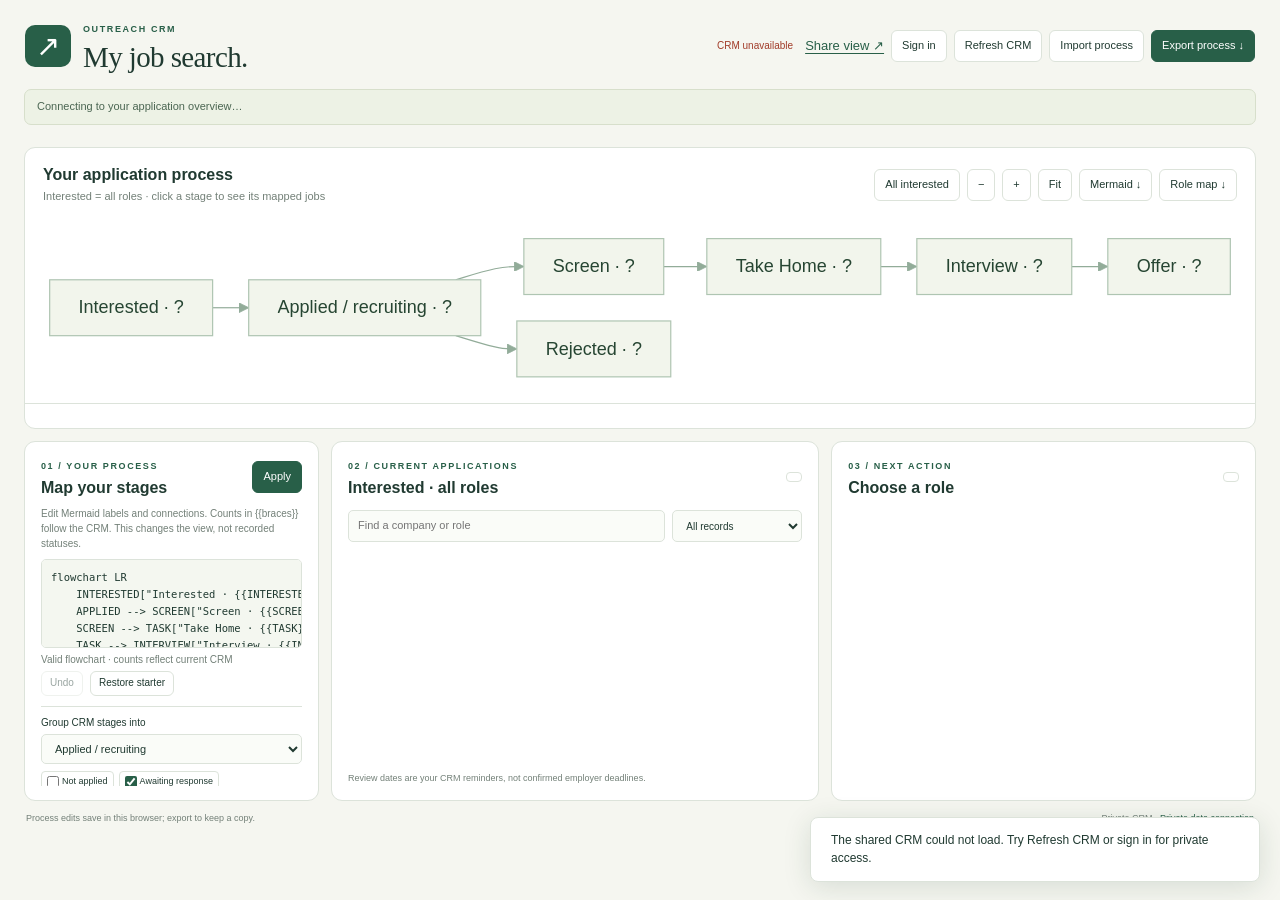
<file: site/index.html>
<!doctype html><html lang="en"><head><meta charset="utf-8"><meta name="referrer" content="no-referrer"><meta name="viewport" content="width=device-width,initial-scale=1"><title>My job search · Application dashboard</title><link rel="stylesheet" href="./styles.css?v=ages-1"><link rel="stylesheet" href="./comments.css?v=1"></head><body>
<header><div class="brand"><span class="mark">↗</span><div><span class="eyebrow">OUTREACH CRM</span><h1>My job search.</h1></div></div><div class="actions"><span id="live-status">Loading CRM</span><a href="./share/">Share view ↗</a><button id="viewing-links" hidden>Private viewing links</button><button id="connection-button">Data connection</button><button id="refresh">Refresh CRM</button><button id="import">Import process</button><button id="export" class="primary">Export process ↓</button><input type="file" id="import-file" accept=".json" hidden></div></header>
<main><div id="connection-banner" class="connection-banner">Connecting to your application overview…</div><section id="stats" aria-label="Application counts"></section>
<section class="map-panel"><div class="heading"><div><h2>Your application process</h2><p>Interested = all roles · click a stage to see its mapped jobs</p></div><div class="actions"><button id="all">All interested</button><button id="zoom-out" aria-label="Zoom out">−</button><button id="zoom-in" aria-label="Zoom in">+</button><button id="fit">Fit</button><button id="mmd">Mermaid ↓</button><button id="role-map">Role map ↓</button></div></div><div id="chart-viewport"><div id="chart"></div></div><div id="stage-chips"></div><p id="count-note"></p></section>
<div class="workspace">
<section class="panel process"><div class="heading"><div><span class="eyebrow">01 / YOUR PROCESS</span><h2>Map your stages</h2></div><button id="apply" class="primary">Apply</button></div><p class="hint">Edit Mermaid labels and connections. Counts in {{braces}} follow the CRM. This changes the view, not recorded statuses.</p><label class="sr-only" for="source">Mermaid process</label><textarea id="source" spellcheck="false"></textarea><p id="code-status" class="hint" role="status"></p><div class="actions"><button id="undo" disabled>Undo</button><button id="reset">Restore starter</button></div><div class="bindings"><label for="binding-stage">Group CRM stages into</label><select id="binding-stage"></select><div id="binding-list"></div><p class="hint">Interested and parent totals include their later stages. Each current stage maps to one group. Roles without a group stay visible under Unmapped.</p></div></section>
<section class="panel role-panel"><div class="heading"><div><span class="eyebrow">02 / CURRENT APPLICATIONS</span><h2 id="roles-title">Interested · all roles</h2></div><span id="role-count" class="pill"></span></div><div class="filters"><input id="search" type="search" placeholder="Find a company or role" aria-label="Search roles"><select id="focus" aria-label="Filter roles"><option value="all">All records</option><option value="open">Open only</option><option value="auto_archived">Auto-archived</option><option value="due">Review due</option><option value="champion">Has champion</option><option value="executive_sponsor">Has executive sponsor</option></select></div><div id="role-list"></div><p class="hint list-foot">Review dates are your CRM reminders, not confirmed employer deadlines.</p></section>
<section class="panel detail"><div class="heading"><div><span class="eyebrow">03 / NEXT ACTION</span><h2 id="company-name">Choose a role</h2></div><span id="job-id" class="pill"></span></div><div class="detail-body"><section id="role-comments" hidden aria-label="Private role discussion"></section><div id="job-details"></div></div></section>
</div><footer><span id="process-save">Process edits save in this browser; export to keep a copy.</span><span>Private CRM · <a href="#" id="privacy-link">Private data connection</a></span></footer></main>
<dialog id="confirm"><h2 id="confirm-title"></h2><p id="confirm-text"></p><div class="actions"><button id="cancel">Cancel</button><button id="confirm-ok" class="primary">Continue</button></div></dialog><div id="notice" role="status" hidden></div>
<dialog id="connection-dialog"><h2>Connect your private CRM</h2><p>Companies, roles, stages, and totals load automatically. Sign in to access private notes and company relationships, or open a local snapshot.</p><div id="auth-state" role="status"></div><details id="backend-settings"><summary>Connection settings</summary><label>Supabase project URL<input id="project-url" type="url" placeholder="https://your-project.supabase.co"></label><label>Public publishable / anon key<input id="public-key" type="text" placeholder="Public browser key only"></label></details><label>Your sign-in email<input id="auth-email" type="email" autocomplete="email"></label><div class="actions"><button id="email-login" class="primary">Email me a sign-in link</button><button id="sign-out">Sign out</button></div><hr><h3>Or open a local snapshot</h3><p>This file stays in this browser and is never uploaded by the file viewer. Changes made in file mode stay in the browser snapshot.</p><input type="file" id="snapshot-file" accept=".json"><div class="actions"><button id="snapshot-export">Export snapshot</button><button id="snapshot-clear">Clear local snapshot</button><button id="connection-close">Done</button></div></dialog>
<script src="./supabase.js"></script><script src="./config.js"></script><script src="./connection.js?v=comments-1"></script><script src="./comments.js?v=1"></script><script src="./mermaid.min.js"></script><script src="./process-config.js?v=interview-sequence-1"></script><script src="./app.js?v=archive-1"></script></body></html>
</file>
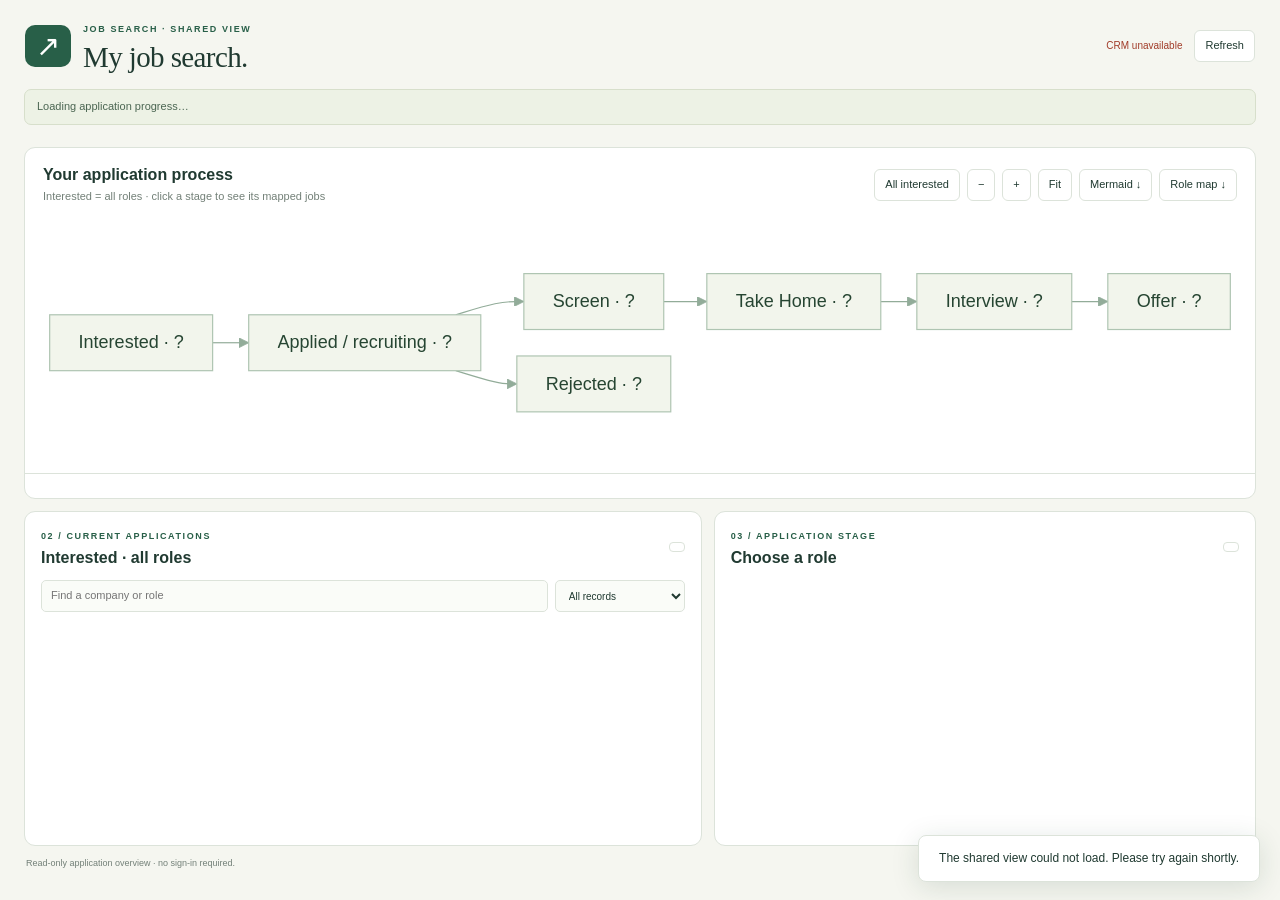
<file: site/share/index.html>
<!doctype html><html lang="en"><head><meta charset="utf-8"><meta name="referrer" content="no-referrer"><meta name="viewport" content="width=device-width,initial-scale=1"><title>Job search · Shared dashboard</title><meta name="robots" content="noindex,nofollow"><script src="../viewer-route.js?v=1"></script><link rel="stylesheet" href="../styles.css?v=ages-1"><link rel="stylesheet" href="../shared.css"><link rel="stylesheet" href="../comments.css?v=1"></head><body class="audience">
<header><div class="brand"><span class="mark">↗</span><div><span class="eyebrow">JOB SEARCH · SHARED VIEW</span><h1>My job search.</h1></div></div><div class="actions"><span id="live-status">Loading shared view</span><button id="connection-button">Data connection</button><button id="refresh">Refresh</button><button id="import">Import process</button><button id="export" class="primary">Export process ↓</button><input type="file" id="import-file" accept=".json" hidden></div></header>
<main><div id="connection-banner" class="connection-banner">Loading application progress…</div><section id="stats" aria-label="Application counts"></section>
<section class="map-panel"><div class="heading"><div><h2>Your application process</h2><p>Interested = all roles · click a stage to see its mapped jobs</p></div><div class="actions"><button id="all">All interested</button><button id="zoom-out" aria-label="Zoom out">−</button><button id="zoom-in" aria-label="Zoom in">+</button><button id="fit">Fit</button><button id="mmd">Mermaid ↓</button><button id="role-map">Role map ↓</button></div></div><div id="chart-viewport"><div id="chart"></div></div><div id="stage-chips"></div><p id="count-note"></p></section>
<div class="workspace">
<section class="panel process"><div class="heading"><div><span class="eyebrow">01 / YOUR PROCESS</span><h2>Map your stages</h2></div><button id="apply" class="primary">Apply</button></div><p class="hint">Edit Mermaid labels and connections. Counts in {{braces}} follow the CRM. This changes the view, not recorded statuses.</p><label class="sr-only" for="source">Mermaid process</label><textarea id="source" spellcheck="false"></textarea><p id="code-status" class="hint" role="status"></p><div class="actions"><button id="undo" disabled>Undo</button><button id="reset">Restore starter</button></div><div class="bindings"><label for="binding-stage">Group CRM stages into</label><select id="binding-stage"></select><div id="binding-list"></div><p class="hint">Interested and parent totals include their later stages. Each current stage maps to one group. Roles without a group stay visible under Unmapped.</p></div></section>
<section class="panel role-panel"><div class="heading"><div><span class="eyebrow">02 / CURRENT APPLICATIONS</span><h2 id="roles-title">Interested · all roles</h2></div><span id="role-count" class="pill"></span></div><div class="filters"><input id="search" type="search" placeholder="Find a company or role" aria-label="Search roles"><select id="focus" aria-label="Filter roles"><option value="all">All records</option><option value="open">Open only</option><option value="auto_archived">Auto-archived</option><option value="due">Review due</option><option value="champion">Has champion</option><option value="executive_sponsor">Has executive sponsor</option></select></div><div id="role-list"></div><p class="hint list-foot">Review dates are your CRM reminders, not confirmed employer deadlines.</p></section>
<section class="panel detail"><div class="heading"><div><span class="eyebrow">03 / APPLICATION STAGE</span><h2 id="company-name">Choose a role</h2></div><span id="job-id" class="pill"></span></div><div class="detail-body"><section id="role-comments" hidden aria-label="Private role discussion"></section><div id="job-details"></div></div></section>
</div><footer><span id="process-save">Read-only application overview · no sign-in required.</span><span><a href="../" id="privacy-link">Owner sign-in</a></span></footer></main>
<dialog id="confirm"><h2 id="confirm-title"></h2><p id="confirm-text"></p><div class="actions"><button id="cancel">Cancel</button><button id="confirm-ok" class="primary">Continue</button></div></dialog><div id="notice" role="status" hidden></div>
<script src="../supabase.js"></script><script src="../config.js"></script><script src="../shared-connection.js?v=comments-1"></script><script src="../comments.js?v=1"></script><script src="../mermaid.min.js"></script><script src="../process-config.js?v=interview-sequence-1"></script><script src="../app.js?v=archive-1"></script></body></html>
</file>
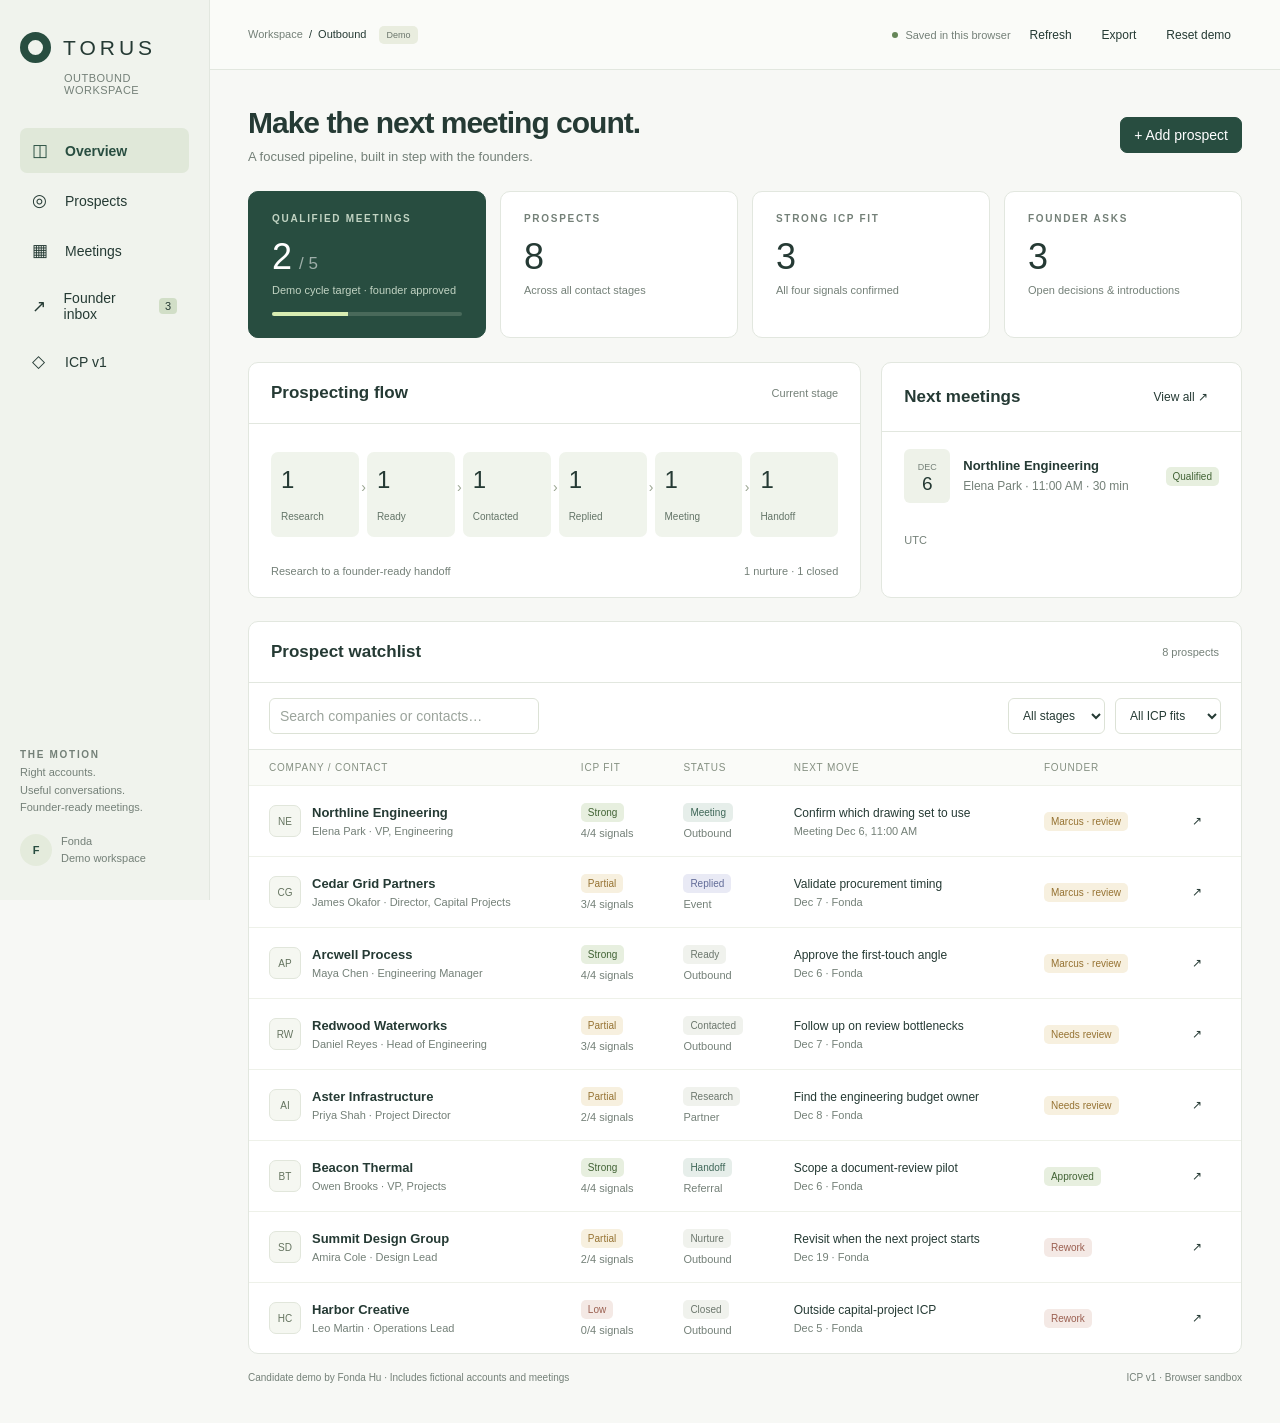
<file: site/torus/index.html>
<!doctype html><html lang="en"><head><meta charset="utf-8"><meta name="viewport" content="width=device-width,initial-scale=1"><meta name="referrer" content="no-referrer"><meta name="description" content="An outbound prospecting workspace: account fit, founder alignment, and qualified meetings."><title>Torus / Outbound</title><link rel="icon" href="data:image/svg+xml,%3Csvg xmlns='http://www.w3.org/2000/svg' viewBox='0 0 40 40'%3E%3Crect width='40' height='40' rx='10' fill='%231e3932'/%3E%3Ccircle cx='20' cy='20' r='10' stroke='%23d5f0ad' stroke-width='5' fill='none'/%3E%3C/svg%3E"><link rel="stylesheet" href="style.css"><script src="../config.js"></script><script type="module" src="app.mjs"></script></head><body><div id="app"><div class="loading">Opening outbound workspace…</div></div><div id="toast" role="status" aria-live="polite"></div><dialog id="dialog"></dialog></body></html>
</file>
<file: site/styles.css>
:root{--ink:#203a31;--muted:#738078;--line:#dce3da;--green:#285f48;--soft:#eaf0e6;--paper:#f5f6f0}*{box-sizing:border-box}body{margin:0;color:var(--ink);background:var(--paper);font:13px/1.45 -apple-system,BlinkMacSystemFont,"Segoe UI",sans-serif}header{display:flex;justify-content:space-between;align-items:center;gap:16px;padding:19px 25px 15px}.brand{display:flex;align-items:center;gap:12px}.mark{background:var(--green);color:white;padding:0 11px;font-size:29px;border-radius:10px}.eyebrow{font-size:9px;letter-spacing:1.6px;font-weight:700;color:var(--green)}h1{font:500 29px/1.1 Georgia,serif;letter-spacing:-.6px;margin:4px 0 0}h2{font-size:16px;line-height:1.25;margin:4px 0 0}a{color:var(--green);text-underline-offset:3px}button,input,select,textarea{font:inherit;color:inherit}button{border:1px solid var(--line);background:white;border-radius:6px;padding:7px 10px;cursor:pointer;font-size:11px;white-space:nowrap}button:hover{background:var(--soft);border-color:#8bab96}button:disabled{opacity:.45;cursor:default}.primary{background:var(--green);border-color:var(--green);color:white}.primary:hover{background:#1e4836;color:white}.actions{display:flex;align-items:center;gap:7px}.actions span{font-size:10px;color:var(--muted);margin-right:5px}main{padding:0 24px;max-width:2000px;margin:auto}#stats{display:grid;grid-template-columns:repeat(6,1fr);gap:10px;margin-bottom:12px}.stat{border:1px solid var(--line);border-radius:9px;background:white;padding:10px 15px;text-align:left;display:flex;align-items:center;justify-content:space-between}.stat strong{font:500 28px/1 Georgia,serif}.stat span{font-size:11px;color:var(--muted)}.map-panel,.panel{background:white;border:1px solid var(--line);border-radius:11px;overflow:hidden}.heading{display:flex;justify-content:space-between;align-items:center;gap:12px;flex-shrink:0}.map-panel>.heading{padding:13px 18px 4px}.heading p{font-size:11px;color:var(--muted);margin:4px 0}#chart-viewport{height:190px;overflow:auto;padding:10px 15px;display:flex;align-items:flex-start}#chart{margin:auto;flex-shrink:0}#chart svg{display:block;max-width:none!important}#chart .node{cursor:pointer}#chart .node.selected rect,#chart .node.selected polygon{stroke:#285f48!important;stroke-width:3px!important;fill:#e3eedd!important}#chart .node:focus{outline:none}#chart .node:focus rect{stroke:#bd7d39!important;stroke-width:3px!important}#stage-chips{display:flex;gap:5px;overflow:auto;padding:8px 14px;border-top:1px solid var(--line)}.chip{font-size:10px;padding:4px 8px}.chip.active{background:var(--green);border-color:var(--green);color:white}.workspace{display:grid;grid-template-columns:295px minmax(350px,1fr) minmax(310px,.87fr);gap:12px;margin-top:12px}.panel{padding:14px 16px;height:calc(100dvh - 504px);min-height:360px;display:flex;flex-direction:column;min-width:0}.hint{font-size:10px;color:var(--muted);margin:8px 0;line-height:1.5}textarea,input[type=search],input:not([type]),select{width:100%;background:#fafcf8;border:1px solid var(--line);border-radius:5px;padding:7px 9px;outline:none}input:focus,select:focus,textarea:focus{border-color:#719580;box-shadow:0 0 0 2px #eff5e9}#source{font:10.5px/1.6 ui-monospace,SFMono-Regular,Consolas,monospace;white-space:pre;resize:none;height:150px;min-height:75px;flex:1;background:#f4f7f0;padding:9px}.process>.actions button{font-size:10px;padding:4px 8px}#code-status{max-height:34px;overflow:auto;margin:4px 0}.bindings{border-top:1px solid var(--line);padding-top:9px;margin-top:10px;max-height:170px;overflow:auto;flex:1;min-height:80px}.bindings>label{font-size:10px;display:block;margin-bottom:4px}.bindings select{font-size:11px}.bindings .hint{margin-bottom:0}#binding-list{display:flex;flex-wrap:wrap;gap:5px;margin-top:7px}#binding-list label{display:flex;gap:3px;align-items:center;font-size:9px;border:1px solid var(--line);padding:3px 5px;border-radius:4px;cursor:pointer}input[type=checkbox]{accent-color:var(--green)}#binding-list input{margin:0;width:12px;height:12px}.pill{font-size:10px;border:1px solid var(--line);border-radius:4px;padding:4px 7px;color:var(--muted);white-space:nowrap}.filters{display:flex;gap:7px;margin:12px 0 7px}.filters input{font-size:11px;min-width:0;flex:1}.filters select{width:130px;font-size:10px}#role-list{overflow:auto;flex:1;min-height:0;padding-right:3px}.role{display:block;width:100%;text-align:left;white-space:normal;padding:11px 12px;margin:0 0 7px;border:1px solid var(--line);background:#fff}.role.selected{border-color:#7caa89;background:#f1f6ec}.role-top{display:flex;align-items:flex-start;justify-content:space-between;gap:6px}.role-top b{font-size:12px}.status{font-size:9px;color:var(--green);padding:2px 6px;border-radius:12px;background:#edf2e8;white-space:nowrap}.status.closed{background:#f3ece8;color:#966a53}.role-title{font-size:11px;margin:4px 0;color:#4e6154}.next{font-size:10px;color:var(--muted);display:-webkit-box;-webkit-line-clamp:2;-webkit-box-orient:vertical;overflow:hidden}.role-bottom{display:flex;justify-content:space-between;gap:7px;margin-top:6px;font-size:9px;color:var(--muted)}.due{color:#a56b30}.list-foot{margin-bottom:0;font-size:9px}#job-details{overflow:auto;flex:1;padding-right:3px;min-height:0}#job-details h3{font-size:14px;line-height:1.4;margin:9px 0}#job-details h4{font-size:10px;letter-spacing:.6px;text-transform:uppercase;margin:15px 0 6px;color:var(--muted)}#job-details p{font-size:11px;margin:6px 0}#job-details a{font-size:10px}.action-box{background:#edf3e7;border:1px solid #d9e5d1;border-radius:7px;padding:11px;margin:12px 0}.action-box strong{font-size:10px}.action-box small{display:block;font-size:10px;color:#68765f;margin-top:6px}.tags{display:flex;gap:12px;flex-wrap:wrap}.tags label{font-size:11px;display:flex;gap:5px;align-items:center}.timeline{padding-left:12px;border-left:2px solid #e1e8dc;margin-top:8px}.event{margin:0 0 14px}.event small{font-size:9px;color:var(--muted)}.event p{font-size:10px!important;line-height:1.5;white-space:pre-wrap;overflow-wrap:anywhere}.contacts{font-size:10px;color:#5c7161}.empty{padding:24px 10px;color:var(--muted);font-size:12px}footer{display:flex;justify-content:space-between;gap:12px;padding:11px 2px;font-size:9px;color:var(--muted)}.error{color:#a13c29!important}dialog{border:1px solid var(--line);border-radius:10px;padding:24px;width:min(430px,calc(100% - 25px));color:var(--ink)}dialog p{font-size:12px}dialog::backdrop{background:#203b3055}dialog .actions{justify-content:flex-end;margin-top:20px}#notice{position:fixed;right:20px;bottom:18px;max-width:450px;padding:14px 20px;background:white;box-shadow:0 5px 28px #193b2922;border:1px solid var(--line);border-radius:8px;z-index:10;font-size:12px}.sr-only{position:absolute;width:1px;height:1px;overflow:hidden;clip:rect(0,0,0,0)}[hidden]{display:none!important}@media(min-width:1101px) and (max-height:850px){#chart-viewport{height:145px}.panel{height:calc(100dvh - 459px);min-height:300px}}@media(max-width:1100px){header{flex-wrap:wrap}.workspace{grid-template-columns:280px 1fr}.detail{grid-column:1/-1;height:400px}.panel{height:450px}.heading{flex-wrap:wrap}.map-panel .heading{align-items:center}#stats{gap:6px}.stat{padding:9px}.stat strong{font-size:23px}}@media(max-width:650px){header{padding:16px 14px}header>.actions{flex-wrap:wrap}#live-status{width:100%}main{padding:0 12px}#stats{grid-template-columns:repeat(3,1fr)}.workspace{grid-template-columns:1fr}.detail{grid-column:auto}.panel{height:430px}.process{height:470px}.map-panel .actions{flex-wrap:wrap}#chart-viewport{height:185px}footer{flex-wrap:wrap}.filters select{width:115px}}

#count-note{font-size:9px;color:var(--muted);padding:0 15px 8px;margin:0}.panel{height:calc(100dvh - 528px)}@media(min-width:1101px) and (max-height:850px){.panel{height:calc(100dvh - 483px);min-height:280px}}@media(max-width:1100px){.panel{height:450px}.detail{height:400px}}@media(max-width:650px){.panel{height:430px}.process{height:470px}}
@media(min-width:1101px) and (min-height:930px){#chart-viewport{height:250px}.panel{height:calc(100dvh - 588px);min-height:330px}}

.connection-banner{font-size:11px;padding:9px 12px;margin-bottom:10px;border:1px solid #d7dfcb;border-radius:7px;background:#edf2e5;color:#4b6652}.connection-banner:empty{display:none}#connection-dialog{width:min(560px,calc(100% - 25px));max-height:90vh;overflow:auto}#connection-dialog label{display:block;margin:12px 0;font-size:11px}#connection-dialog input{display:block;margin-top:4px;width:100%;padding:8px;border:1px solid var(--line);border-radius:5px}#connection-dialog p{font-size:11px;color:var(--muted)}#connection-dialog .actions{flex-wrap:wrap}#auth-state{font-size:11px;margin:12px 0;color:var(--green)}.actions #live-status{max-width:160px}hr{border:0;border-top:1px solid var(--line);margin:20px 0}.panel{height:calc(100dvh - 570px)}@media(min-width:1101px) and (min-height:930px){.panel{height:calc(100dvh - 630px);min-height:300px}}@media(max-width:1100px){.panel{height:450px}}

.shared-data .list-foot,.shared-data #focus option[value="due"],
.shared-data #focus option[value="champion"],.shared-data #focus option[value="executive_sponsor"]{display:none}
.shared-data.totals-only .workspace,.shared-data.totals-only #role-map{display:none}

.application-age{margin-top:7px;font-size:12px;color:#526a5a}.stage-age{margin-top:8px;font-size:13px;font-weight:600;color:#264532}
</file>
<file: site/comments.css>
#role-comments{border:1px solid #c7d4d0;border-radius:12px;background:#f3f7f5;padding:14px;margin:0 0 18px}#role-comments h3{margin:0 0 6px}#role-comments label{display:block;font-size:12px;margin:10px 0 5px}#role-comments select,#role-comments textarea{width:100%;box-sizing:border-box}#role-comments textarea{min-height:90px;resize:vertical;background:#fff;border:1px solid #b6c8c0;border-radius:7px;padding:9px;font:inherit}#role-comments .comment-thread{max-height:270px;overflow:auto;overscroll-behavior:contain}#role-comments .comment{background:white;border:1px solid #dce4df;border-radius:8px;margin:10px 0;padding:10px}#role-comments .comment p{white-space:pre-wrap;overflow-wrap:anywhere;margin:7px 0;font-size:13px}#role-comments .comment small{font-size:11px;color:#55655e}#role-comments .comment button{font-size:11px;padding:4px 8px;margin-top:3px}.comment-feedback{font-size:12px;min-height:16px;margin:6px 0}.comment-feedback.error{color:#9b302a}#viewing-links-dialog{width:min(580px,90vw);max-height:85dvh;overflow:auto}#viewing-links-dialog label{display:block;margin:12px 0 6px}#viewing-links-dialog input{width:100%;box-sizing:border-box;padding:9px}#viewing-links-dialog .reviewer-row{padding:12px 0;border-top:1px solid #ddd}#viewing-links-dialog .reviewer-row .actions{margin-top:8px;flex-wrap:wrap}#viewing-links-dialog .link-result{background:#eff5f1;padding:12px;border-radius:8px;margin:12px 0;overflow-wrap:anywhere}#viewing-links-dialog .link-result input{font-size:12px}#role-comments[hidden],#viewing-links[hidden]{display:none}

.detail-body{overflow:auto;flex:1;min-height:0;padding-top:12px}.detail-body #job-details{overflow:visible;flex:none}.detail-body #role-comments{flex-shrink:0}
</file>
<file: site/shared.css>
.audience .process,.audience #import,.audience #export,.audience #connection-button,
.audience .list-foot,.audience #focus option[value="due"],
.audience #focus option[value="champion"],.audience #focus option[value="executive_sponsor"]{display:none}
.audience .workspace{grid-template-columns:minmax(350px,1fr) minmax(310px,.8fr)}
.audience #stats{grid-template-columns:repeat(6,minmax(0,1fr))}
.audience .stat{min-width:0;white-space:normal;gap:5px}
.audience #chart-viewport{height:260px}
.audience .panel{height:calc(100dvh - 565px);min-height:310px}
.audience.totals-only .workspace,.audience.totals-only #role-map{display:none}
.audience.totals-only #chart-viewport{height:380px}
@media(max-width:750px){.audience .workspace{grid-template-columns:1fr}.audience .detail{grid-column:auto}.audience .panel{height:400px}.audience header>.actions{flex-wrap:wrap}}
@media(max-width:650px){.audience #stats{grid-template-columns:repeat(3,minmax(0,1fr))}.audience .map-panel>.heading{min-width:0}.audience .map-panel .actions{flex-wrap:wrap}}
</file>
<file: site/torus/style.css>
:root{font-family:Inter,-apple-system,BlinkMacSystemFont,"Segoe UI",sans-serif;color:#253a34;background:#f7f8f5;font-size:14px;font-synthesis:none;--green:#284d40;--muted:#748078;--line:#e2e7df;--lime:#d8edb2}*{box-sizing:border-box}body{margin:0}button,input,select,textarea{font:inherit}button,a,input,select,textarea{outline-offset:4px}button{cursor:pointer}button{border:1px solid var(--line);background:#fff;color:inherit;border-radius:7px;padding:9px 13px}button:hover{background:#f0f4eb}button:disabled{cursor:wait;opacity:.55}.primary{background:var(--green);color:white;border-color:var(--green)}.primary:hover{background:#183e31}.quiet{background:transparent;border-color:transparent}.small{font-size:12px;padding:6px 10px}a{color:var(--green)}h1,h2,h3,p{margin:0}h1{font-size:30px;font-weight:550;letter-spacing:-1px}h2{font-size:17px;font-weight:600}h3{font-size:14px;font-weight:600}.muted{color:var(--muted)}.eyebrow{font-size:10px;text-transform:uppercase;letter-spacing:1.7px;font-weight:650;color:var(--muted)}.shell{display:grid;grid-template-columns:210px minmax(0,1fr);min-height:100vh}.sidebar{border-right:1px solid var(--line);padding:32px 20px;display:flex;flex-direction:column;gap:32px;background:#f0f3ed;position:sticky;top:0;height:100vh}.brand{display:flex;gap:12px;align-items:center;font-size:21px;letter-spacing:4px}.mark{width:31px;height:31px;border:8px solid var(--green);border-radius:50%;display:inline-block}.sidebar .sub{font-size:11px;margin:9px 0 0 44px;color:var(--muted);letter-spacing:.5px}.nav{display:grid;gap:5px}.nav button{display:flex;align-items:center;gap:12px;text-align:left;border:0;background:transparent;padding:12px}.nav button.active{background:#e0e8d9;color:#284d40;font-weight:600}.nav .icon{font-size:17px;width:21px}.nav .count{margin-left:auto;border-radius:4px;font-size:11px;padding:2px 6px;background:#d1dec7}.side-footer{margin-top:auto;display:grid;gap:16px;font-size:11px;color:var(--muted);line-height:1.6}.avatar{border-radius:50%;width:32px;height:32px;display:inline-grid;place-items:center;background:#e4ebdc;font-size:11px;font-weight:650;color:var(--green);flex-shrink:0}.identity{display:flex;align-items:center;gap:9px}.workspace{min-width:0}.topbar{height:70px;border-bottom:1px solid var(--line);display:flex;align-items:center;justify-content:space-between;padding:0 38px;gap:16px;background:#fafbf8}.topbar small{font-size:11px}.connection{display:flex;align-items:center;gap:7px;font-size:11px;color:var(--muted)}.dot{width:6px;height:6px;background:#658658;border-radius:50%}.content{max-width:1500px;margin:auto;padding:36px 38px 40px}.pagehead{display:flex;justify-content:space-between;align-items:center;gap:20px;margin-bottom:27px}.pagehead p{margin-top:9px;font-size:13px;color:var(--muted)}.actions{display:flex;gap:8px;align-items:center;flex-wrap:wrap}.stats{display:grid;grid-template-columns:repeat(4,minmax(0,1fr));gap:14px;margin-bottom:24px}.stat{border:1px solid var(--line);background:white;padding:21px 23px;border-radius:10px}.stat.hero{background:var(--green);color:white;border-color:var(--green)}.stat .metric{font-size:36px;letter-spacing:-1.5px;font-weight:500;margin:12px 0 6px;font-variant-numeric:tabular-nums}.stat .metric small{font-size:17px;opacity:.55;letter-spacing:0}.stat .caption{font-size:11px;color:var(--muted)}.stat.hero .caption,.stat.hero .eyebrow{color:#c1d3c2}.progress{height:4px;background:#49695a;border-radius:8px;margin-top:16px;overflow:hidden}.progress span{display:block;height:100%;background:var(--lime)}.split{display:grid;grid-template-columns:minmax(0,1.7fr) minmax(300px,1fr);gap:20px;margin-bottom:23px}.panel{background:white;border:1px solid var(--line);border-radius:10px;overflow:hidden}.panelhead{display:flex;justify-content:space-between;align-items:center;gap:12px;padding:20px 22px;border-bottom:1px solid var(--line)}.panelhead small{font-size:11px}.pipeline{padding:28px 22px;display:grid;grid-template-columns:repeat(6,1fr);gap:8px}.stage{position:relative;text-align:left;border:0;border-radius:7px;padding:14px 10px;background:#f0f4ec;min-width:0}.stage::after{content:'›';position:absolute;right:-7px;top:27px;z-index:1;color:#9aa591}.stage:last-child::after{display:none}.stage b{display:block;font-size:24px;font-weight:500;margin-bottom:13px}.stage span{font-size:10px;color:#647568}.stage:hover{background:#dfebd5}.pipeline-caption{padding:0 22px 20px;display:flex;justify-content:space-between;gap:12px;font-size:11px;color:var(--muted)}.meeting-row,.ask-row{display:flex;gap:13px;padding:17px 22px;border-bottom:1px solid #edf0e9;align-items:center}.meeting-row:last-child,.ask-row:last-child{border:0}.date-tile{background:#eef2e9;border-radius:6px;padding:8px 11px;text-align:center;min-width:46px}.date-tile strong{display:block;font-size:19px;font-weight:500}.date-tile small{font-size:9px;text-transform:uppercase;color:var(--muted)}.grow{flex:1;min-width:0}.grow p{font-size:12px;color:var(--muted);margin-top:5px;line-height:1.45}.grow strong{font-weight:550;font-size:13px}.linkbutton{text-align:left;padding:0;border:0;background:transparent}.linkbutton:hover{text-decoration:underline;background:transparent}.pill{display:inline-flex;align-items:center;gap:5px;border-radius:5px;padding:4px 7px;font-size:10px;white-space:nowrap;background:#f0f2ed;color:#6c776d}.pill.strong,.pill.approved{background:#e7efdf;color:#426335}.pill.partial,.pill.review{background:#f7f0df;color:#967333}.pill.low,.pill.rework{background:#f4e9e5;color:#9b6051}.pill.meeting,.pill.handoff{background:#e6eeea;color:#3f6758}.pill.replied{background:#e9eaf5;color:#626c98}.tabletools{padding:15px 20px;display:flex;align-items:center;gap:10px;border-bottom:1px solid var(--line)}input,select,textarea{border:1px solid #dce2d6;border-radius:6px;background:white;color:inherit;padding:9px 10px;min-width:0;width:100%}input::placeholder,textarea::placeholder{color:#9ba49c}textarea{resize:vertical;line-height:1.6}.search{max-width:270px;margin-right:auto}select.filter{width:auto;font-size:12px}.table-scroll{overflow:auto}table{width:100%;border-collapse:collapse;white-space:nowrap;text-align:left}th{padding:12px 20px;font-size:10px;text-transform:uppercase;letter-spacing:.8px;font-weight:500;background:#fafbf8;color:#859082}td{padding:17px 20px;font-size:12px;border-top:1px solid #eef1e9}td strong{font-size:13px;font-weight:550}td small{display:block;font-size:11px;color:var(--muted);margin-top:5px}.companycell{display:flex;align-items:center;gap:11px}.monogram{width:32px;height:32px;display:grid;place-items:center;border:1px solid #e1e6db;background:#f5f7f1;border-radius:7px;font-size:10px;color:#657460}.tablerow:hover{background:#fbfcf8}.nextcell{max-width:240px;overflow:hidden;text-overflow:ellipsis}.empty{padding:28px;text-align:center;font-size:13px;color:var(--muted)}.footerline{display:flex;justify-content:space-between;gap:15px;margin-top:18px;font-size:10px;color:var(--muted)}.drawer-backdrop{position:fixed;inset:0;background:#10271d33;z-index:10}.drawer{position:fixed;right:0;top:0;bottom:0;width:min(580px,100%);background:#fcfdf9;box-shadow:-10px 0 60px #18392b18;overflow:auto;z-index:11;padding:28px}.drawer header{display:flex;gap:16px;justify-content:space-between;align-items:start}.drawer h2{font-size:24px;font-weight:500;letter-spacing:-.7px;margin:10px 0}.drawer header p{font-size:12px;color:var(--muted)}.drawer section{border-top:1px solid var(--line);padding-top:22px;margin-top:23px}.drawer h3{margin-bottom:13px}.two{display:grid;grid-template-columns:1fr 1fr;gap:14px}.field{display:block;font-size:11px;color:#77816e;margin-bottom:14px}.field input,.field select,.field textarea{display:block;margin-top:7px;color:#2d3e33;font-size:13px}.labelrow{display:flex;align-items:center;justify-content:space-between;gap:10px}.score{font-size:11px;color:var(--muted)}.fitchecks{display:grid;grid-template-columns:repeat(2,1fr);gap:10px}.fitcheck{border:1px solid var(--line);border-radius:7px;padding:10px;background:white}.fitcheck .field{margin:0}.fitcheck select{padding:6px;font-size:12px}.brief{font-size:13px;line-height:1.65;color:#677460;padding:14px;background:#f0f4eb;border-radius:7px;white-space:pre-wrap}.note{border:1px solid var(--line);background:white;padding:13px;margin-bottom:9px;border-radius:7px}.note-meta{font-size:10px;color:var(--muted);display:flex;gap:10px;align-items:center}.note-meta b{color:#526246}.note-meta button{margin-left:auto}.note p{font-size:13px;line-height:1.6;margin-top:9px;white-space:pre-wrap;overflow-wrap:anywhere}.drawer-actions{position:sticky;bottom:-28px;background:#fcfdf9f5;padding:16px 0 22px;display:flex;justify-content:space-between;border-top:1px solid var(--line);margin-top:22px;gap:10px}.error{background:#fbefea;border:1px solid #ebd1c3;padding:10px 12px;border-radius:6px;color:#974c32;font-size:12px;line-height:1.5;margin:12px 0}.success{font-size:12px;color:#55763d}.icp-grid{display:grid;grid-template-columns:1fr 1fr;gap:20px}.icp-card{padding:23px}.icp-card .index{font-size:11px;color:#8d9b83;display:block;margin-bottom:14px}.icp-card p{font-size:14px;line-height:1.65;margin-top:12px;color:#65755e}.timeline{display:grid;gap:11px;font-size:11px;color:#7a8574}.timeline p{line-height:1.5}.timeline time{font-size:10px;color:#9aa392}.channel-table{width:100%}.longcopy{line-height:1.6;font-size:13px;color:#68785f}.loading{padding:50px;color:var(--muted)}dialog{border:1px solid var(--line);border-radius:13px;padding:28px;width:min(540px,calc(100% - 32px));box-shadow:0 20px 100px #20392930;color:inherit;background:#fcfdf9}dialog::backdrop{background:#10271d55}dialog h2{margin-bottom:22px}dialog .actions{justify-content:flex-end;margin-top:20px}#toast{position:fixed;bottom:24px;left:50%;transform:translateX(-50%);background:#253e31;color:white;padding:11px 20px;border-radius:8px;font-size:13px;z-index:100;display:none}#toast.visible{display:block}.aside-note{font-size:11px;color:#839078;line-height:1.6;margin-top:13px}.rowwrap{display:flex;gap:10px;flex-wrap:wrap}.due.overdue{color:#b97552}.live{color:#466c35}.callout{padding:18px 22px;border:1px solid var(--line);background:#eef3e8;border-radius:9px;margin-bottom:22px;display:flex;gap:15px;align-items:center;font-size:12px}.callout span{flex:1}.metrics-foot{font-size:10px;color:#7b8972;margin-top:14px}.schedule-list{display:grid;gap:20px}.schedule-list .meeting-row{padding:22px}.schedule-list .date-tile{min-width:60px}.schedule-list .date-tile strong{font-size:27px}.meeting-details{padding:0 22px 22px 107px;font-size:12px;color:#68775d;line-height:1.6}.screen-reader{position:absolute;width:1px;height:1px;overflow:hidden;clip:rect(0,0,0,0)}
@media(min-width:1600px){.content{padding-top:44px}.stats{gap:20px}.stat{padding:25px}.pipeline{padding-top:36px;padding-bottom:36px}}
@media(max-width:1100px){.shell{grid-template-columns:170px minmax(0,1fr)}.sidebar{padding:27px 14px}.content{padding:28px 22px}.topbar{padding:0 22px}.split{grid-template-columns:1fr}.stats{gap:10px}.stat{padding:16px}.stat .metric{font-size:30px}}
@media(max-width:720px){.shell{display:block}.sidebar{position:static;height:auto;padding:17px 18px;gap:18px;border-right:0;border-bottom:1px solid var(--line)}.brand{font-size:17px}.sidebar .sub,.side-footer{display:none}.nav{display:flex;overflow:auto;gap:4px}.nav button{font-size:11px;padding:9px 10px;white-space:nowrap}.nav .icon{display:none}.nav .count{font-size:9px}.topbar{height:49px;padding:0 18px}.topbar .actions button{font-size:10px;padding:6px}.content{padding:24px 18px}.pagehead{align-items:start;gap:12px}h1{font-size:26px}.pagehead p{font-size:12px}.stats{grid-template-columns:1fr 1fr}.stat .metric{font-size:32px}.stat .eyebrow{font-size:9px}.panelhead{padding:17px}.pipeline{padding:20px 12px;gap:5px}.stage{padding:10px 5px}.stage span{font-size:9px}.stage b{font-size:21px}.pipeline-caption{padding:0 17px 18px;font-size:10px}.tabletools{padding:12px;flex-wrap:wrap}.search{max-width:none;flex-basis:100%}.tabletools select{flex:1;max-width:100%}.icp-grid{grid-template-columns:1fr}.drawer{padding:22px}.drawer-actions{bottom:-22px}.two{gap:10px}.footerline{flex-direction:column;gap:8px}.meeting-details{padding-left:22px}.connection{font-size:10px}.topbar small{font-size:10px}.actions{gap:5px}}
@media(prefers-reduced-motion:no-preference){button{transition:background .15s}.drawer{animation:slide .18s ease-out}@keyframes slide{from{transform:translateX(30px);opacity:0}to{transform:translateX(0);opacity:1}}}

.search{width:270px}.demo-tag{margin-left:10px;background:#e9eddf;font-size:9px}.confirm-fit{display:flex;gap:8px;align-items:center;font-size:12px;margin:14px 0}.confirm-fit input{width:16px;height:16px}.topbar .actions{flex-wrap:nowrap}@media(max-width:720px){.topbar{height:auto;min-height:58px;gap:5px}.topbar .actions{gap:2px}.connection{max-width:88px}.topbar small{max-width:85px}.demo-tag{margin:3px 0 0}.search{width:100%}.topbar .actions button{padding:5px}.pipeline-caption{font-size:9px}}

.briefnav{display:flex;gap:7px;position:sticky;top:-28px;margin:18px -3px 0;padding:12px 0;background:#fcfdf9;z-index:2;border-bottom:1px solid var(--line)}.briefnav button:last-child{margin-left:auto}.drawer section,.drawer form{scroll-margin-top:65px}@media(max-width:720px){.briefnav{top:-22px}}
</file>
